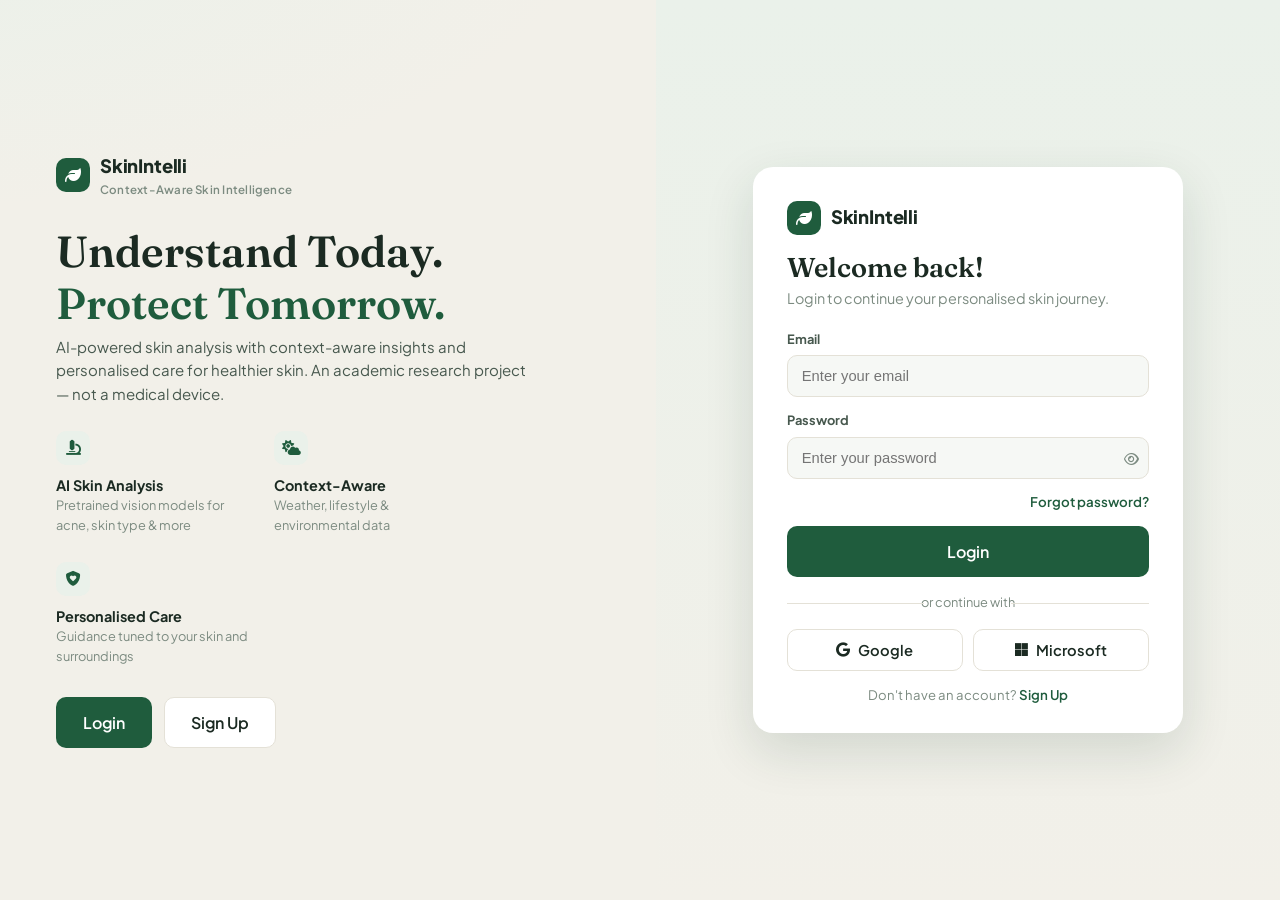
<file: frontend/index.html>
<!DOCTYPE html>
<html lang="en">
<head>
  <meta charset="UTF-8">
  <meta name="viewport" content="width=device-width, initial-scale=1.0">
  <title>SkinIntelli &mdash; Context-Aware Skin Intelligence</title>
  <meta name="description" content="AI-powered skin analysis with context-aware insights and personalised skincare guidance. Academic project — not a medical device.">
  <link rel="preconnect" href="https://fonts.googleapis.com">
  <link rel="preconnect" href="https://fonts.gstatic.com" crossorigin>
  <link href="https://fonts.googleapis.com/css2?family=Plus+Jakarta+Sans:wght@400;500;600;700;800&family=Fraunces:opsz,wght@9..144,400;9..144,500;9..144,600&display=swap" rel="stylesheet">
  <link rel="stylesheet" href="https://cdnjs.cloudflare.com/ajax/libs/font-awesome/6.5.1/css/all.min.css">
  <link rel="stylesheet" href="css/skinintelli.css?v=si15">
</head>
<body>
  <div id="root"><div class="empty" style="padding:80px"><i class="fa-solid fa-leaf"></i>Loading SkinIntelli&hellip;</div></div>
  <div class="toast-host" id="toast-host"></div>

  <script src="js/config.js?v=si15"></script>
  <script src="js/api.js?v=si15"></script>
  <script src="js/app.js?v=si15"></script>
</body>
</html>
</file>
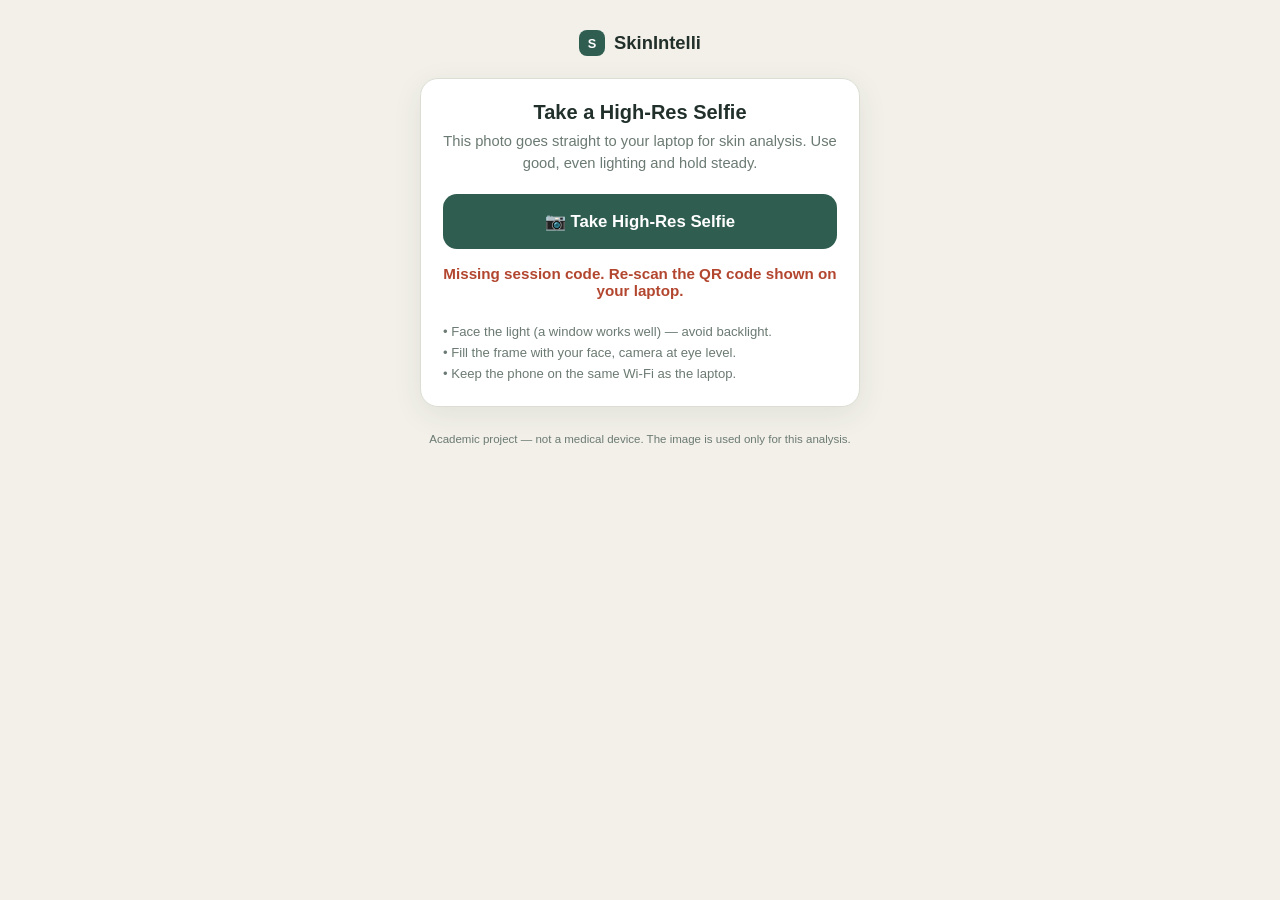
<file: frontend/mobile_capture.html>
<!DOCTYPE html>
<html lang="en">
<head>
  <meta charset="UTF-8">
  <meta name="viewport" content="width=device-width, initial-scale=1.0, viewport-fit=cover">
  <meta name="theme-color" content="#2f5d50">
  <title>SkinIntelli · Phone Capture</title>
  <style>
    :root { --sage:#2f5d50; --sage-d:#244a40; --bg:#f2f0e9; --ink:#22302b; --muted:#6b7a72; --line:#dcded4; }
    * { box-sizing:border-box; -webkit-tap-highlight-color:transparent; }
    html,body { margin:0; padding:0; }
    body {
      font-family:-apple-system,BlinkMacSystemFont,"Segoe UI",Roboto,sans-serif;
      background:var(--bg); color:var(--ink); min-height:100vh;
      display:flex; flex-direction:column; align-items:center; padding:24px 18px calc(24px + env(safe-area-inset-bottom));
    }
    .brand { display:flex; align-items:center; gap:9px; font-weight:800; font-size:1.15rem; margin:6px 0 22px; }
    .brand .dot { width:26px; height:26px; border-radius:8px; background:var(--sage); color:#fff;
      display:grid; place-items:center; font-size:.8rem; }
    .card {
      width:100%; max-width:440px; background:#fff; border:1px solid var(--line); border-radius:18px;
      padding:22px; box-shadow:0 8px 30px rgba(40,60,50,.08); text-align:center;
    }
    h1 { font-size:1.25rem; margin:0 0 6px; }
    p.sub { color:var(--muted); font-size:.92rem; margin:0 0 20px; line-height:1.5; }
    .preview { width:100%; aspect-ratio:3/4; border-radius:14px; object-fit:cover; background:#eceee6;
      border:1px solid var(--line); margin-bottom:16px; display:none; }
    button.big {
      width:100%; border:0; border-radius:14px; padding:17px 18px; font-size:1.05rem; font-weight:700;
      background:var(--sage); color:#fff; cursor:pointer; display:flex; align-items:center; justify-content:center; gap:10px;
    }
    button.big:active { background:var(--sage-d); }
    button.ghost { background:#fff; color:var(--sage); border:1.5px solid var(--sage); margin-top:10px; }
    .status { margin-top:16px; font-size:.95rem; min-height:22px; }
    .status.ok { color:var(--sage); font-weight:700; }
    .status.err { color:#b3462f; font-weight:600; }
    .spinner {
      width:18px; height:18px; border:3px solid rgba(255,255,255,.4); border-top-color:#fff;
      border-radius:50%; animation:spin .8s linear infinite; display:inline-block; vertical-align:middle;
    }
    @keyframes spin { to { transform:rotate(360deg); } }
    .tips { margin-top:22px; font-size:.82rem; color:var(--muted); line-height:1.6; text-align:left; }
    .foot { margin-top:26px; font-size:.72rem; color:var(--muted); text-align:center; }
  </style>
</head>
<body>
  <div class="brand"><span class="dot">S</span> SkinIntelli</div>
  <div class="card">
    <h1>Take a High-Res Selfie</h1>
    <p class="sub">This photo goes straight to your laptop for skin analysis. Use good, even lighting and hold steady.</p>

    <img id="preview" class="preview" alt="Your selfie">

    <button class="big" id="shoot"><span id="shoot-label">📷 Take High-Res Selfie</span></button>
    <button class="big ghost" id="retake" style="display:none">Retake</button>

    <input type="file" id="file" accept="image/*" capture="user" style="display:none">

    <div class="status" id="status"></div>

    <div class="tips">
      • Face the light (a window works well) — avoid backlight.<br>
      • Fill the frame with your face, camera at eye level.<br>
      • Keep the phone on the same Wi-Fi as the laptop.
    </div>
  </div>
  <div class="foot">Academic project — not a medical device. The image is used only for this analysis.</div>

  <script>
    (function () {
      var params = new URLSearchParams(location.search);
      var session = params.get('session');
      var fileInput = document.getElementById('file');
      var shoot = document.getElementById('shoot');
      var shootLabel = document.getElementById('shoot-label');
      var retake = document.getElementById('retake');
      var preview = document.getElementById('preview');
      var statusEl = document.getElementById('status');
      var uploaded = false;

      function setStatus(msg, kind) {
        statusEl.textContent = msg;
        statusEl.className = 'status' + (kind ? ' ' + kind : '');
      }

      if (!session) {
        shoot.disabled = true;
        setStatus('Missing session code. Re-scan the QR code shown on your laptop.', 'err');
        return;
      }

      shoot.addEventListener('click', function () { if (!uploaded) fileInput.click(); });
      retake.addEventListener('click', function () {
        uploaded = false;
        retake.style.display = 'none';
        preview.style.display = 'none';
        shoot.disabled = false;
        shootLabel.textContent = '📷 Take High-Res Selfie';
        setStatus('');
        fileInput.value = '';
      });

      fileInput.addEventListener('change', function (e) {
        var f = e.target.files && e.target.files[0];
        if (!f) return;
        var url = URL.createObjectURL(f);
        preview.src = url;
        preview.style.display = 'block';
        upload(f);
      });

      function upload(file) {
        shoot.disabled = true;
        shootLabel.innerHTML = '<span class="spinner"></span> Sending to laptop…';
        setStatus('Uploading your photo…');

        var fd = new FormData();
        fd.append('file', file, file.name || 'selfie.jpg');

        var ctrl = new AbortController();
        var to = setTimeout(function () { ctrl.abort(); }, 30000);

        fetch('/api/session/' + encodeURIComponent(session) + '/mobile-upload', {
          method: 'POST', body: fd, signal: ctrl.signal
        }).then(function (res) {
          clearTimeout(to);
          if (!res.ok) {
            return res.json().catch(function () { return {}; }).then(function (j) {
              var msg = j.detail;
              if (res.status === 404) msg = 'This link has expired. Go back to the laptop and generate a new QR code.';
              else if (res.status === 413) msg = 'That photo is too large. Try again.';
              else if (res.status === 415) msg = 'That file type is not supported — use your camera to take a JPEG photo.';
              var e = new Error(msg || ('Upload failed (' + res.status + ')'));
              e._handled = true;
              throw e;
            });
          }
          return res.json();
        }).then(function () {
          uploaded = true;
          shootLabel.textContent = '✓ Photo sent';
          retake.style.display = 'block';
          setStatus('Photo sent! Your analysis is starting on the laptop — you can put your phone down.', 'ok');
        }).catch(function (err) {
          clearTimeout(to);
          shoot.disabled = false;
          shootLabel.textContent = '📷 Try again';
          var msg = err && err._handled ? err.message
            : (err && err.name === 'AbortError')
              ? 'The upload timed out. Make sure your phone is on the same Wi-Fi as the laptop, then try again.'
              : 'Could not reach the laptop. Your phone must be on the same Wi-Fi network — check that, then try again.';
          setStatus(msg, 'err');
        });
      }
    })();
  </script>
</body>
</html>
</file>
<file: frontend/css/skinintelli.css>
/* ==========================================================================
   SkinIntelli — clinical + premium skincare design system
   Deep green primary, sage accents, soft off-white ground, rounded cards.
   Plain CSS, no build step. Desktop-first, responsive down to mobile.
   ========================================================================== */

:root {
  --bg:            #f2f0e9;
  --bg-tint:       #eef1ec;
  --surface:       #ffffff;
  --surface-soft:  #f6f8f5;
  --sage-50:       #eaf1ea;
  --sage-100:      #dbe8dd;
  --sage-200:      #c4d8c8;

  --primary:       #1f5c3d;
  --primary-600:   #2c6f4c;
  --primary-700:   #17492f;
  --primary-tint:  #e7f0e9;

  --sidebar:       #143a29;
  --sidebar-hover: #1d5038;
  --sidebar-text:  #cfe0d4;

  --text:          #1b2a22;
  --text-2:        #47584e;
  --text-muted:    #7c8b81;
  --border:        #e4e1d7;
  --border-soft:   #edeae1;

  --good:          #2c7a4d;
  --moderate:      #b9822b;
  --attention:     #b4472e;
  --info:          #3a6ea5;

  --radius:        20px;
  --radius-md:     14px;
  --radius-sm:     10px;
  --shadow-sm:     0 1px 2px rgba(20,58,41,.05), 0 1px 3px rgba(20,58,41,.06);
  --shadow:        0 6px 24px rgba(20,58,41,.08);
  --shadow-lg:     0 18px 50px rgba(20,58,41,.14);

  --ff-body: "Plus Jakarta Sans", system-ui, -apple-system, "Segoe UI", Roboto, sans-serif;
  --ff-display: "Fraunces", "Plus Jakarta Sans", Georgia, serif;

  --sidebar-w: 248px;
  --topbar-h: 76px;
  --maxw: 1360px;
}

* { box-sizing: border-box; margin: 0; padding: 0; }
html, body { height: 100%; }
body {
  font-family: var(--ff-body);
  background: var(--bg);
  color: var(--text);
  font-size: 15px;
  line-height: 1.55;
  -webkit-font-smoothing: antialiased;
  overflow-x: hidden;
}
a { color: var(--primary); text-decoration: none; }
button { font-family: inherit; cursor: pointer; }
h1, h2, h3, h4 { line-height: 1.2; color: var(--text); font-weight: 700; }
.display { font-family: var(--ff-display); font-weight: 600; letter-spacing: -0.01em; }
.muted { color: var(--text-muted); }
.hidden { display: none !important; }
:focus-visible { outline: 2px solid var(--primary-600); outline-offset: 2px; }

/* ---------- buttons ---------- */
.btn {
  display: inline-flex; align-items: center; justify-content: center; gap: 8px;
  border: 1px solid transparent; border-radius: var(--radius-sm);
  padding: 11px 20px; font-weight: 600; font-size: 0.92rem;
  transition: background .15s, box-shadow .15s, transform .05s, border-color .15s;
  white-space: nowrap;
}
.btn:active { transform: translateY(1px); }
.btn-primary { background: var(--primary); color: #fff; }
.btn-primary:hover { background: var(--primary-700); }
.btn-primary:disabled { background: var(--sage-200); color: #fff; cursor: not-allowed; }
.btn-ghost { background: var(--surface); color: var(--text); border-color: var(--border); }
.btn-ghost:hover { border-color: var(--primary-600); color: var(--primary); }
.btn-soft { background: var(--primary-tint); color: var(--primary-700); }
.btn-soft:hover { background: var(--sage-100); }
.btn-block { width: 100%; }
.btn-sm { padding: 8px 14px; font-size: 0.85rem; }
.btn-lg { padding: 14px 26px; font-size: 1rem; }
.linklike { background: none; border: none; color: var(--primary); font-weight: 600; padding: 0; }
.linklike:hover { text-decoration: underline; }

/* ---------- cards ---------- */
.card {
  background: var(--surface);
  border: 1px solid var(--border-soft);
  border-radius: var(--radius);
  box-shadow: var(--shadow-sm);
}
.card-pad { padding: 22px 24px; }
.card h3 { font-size: 1rem; letter-spacing: .01em; }
.card-title-row { display: flex; align-items: center; justify-content: space-between; margin-bottom: 14px; }

/* ---------- badges / pills ---------- */
.pill {
  display: inline-flex; align-items: center; gap: 6px;
  font-size: 0.76rem; font-weight: 700; padding: 4px 10px; border-radius: 999px;
  background: var(--sage-50); color: var(--primary-700);
}
.pill.good { background: #e4f2e8; color: var(--good); }
.pill.moderate { background: #fbf0dd; color: var(--moderate); }
.pill.attention { background: #f7e2dc; color: var(--attention); }
.pill.neutral { background: var(--bg-tint); color: var(--text-muted); }
.pill.info { background: #e7eef7; color: var(--info); }
.pill.ai { background: var(--primary); color:#fff; }
.pill.cv { background: #e7eef7; color: var(--info); }
.pill.estimate { background: #fbf0dd; color: var(--moderate); }
.pill.na { background: var(--bg-tint); color: var(--text-muted); }

/* ======================================================================
   AUTH / LANDING
   ====================================================================== */
.auth-wrap {
  min-height: 100vh; display: grid; grid-template-columns: 1.05fr 1fr;
  background:
    radial-gradient(1200px 500px at -10% -10%, var(--sage-50), transparent 60%),
    var(--bg);
}
.auth-left {
  padding: 54px 56px; display: flex; flex-direction: column; justify-content: center;
  position: relative; overflow: hidden;
}
.auth-right {
  padding: 40px; display: flex; align-items: center; justify-content: center;
  background: linear-gradient(180deg, var(--sage-50), var(--bg));
}
.brand { display: flex; align-items: center; gap: 10px; }
.brand-mark {
  width: 34px; height: 34px; border-radius: 10px; display: grid; place-items: center;
  background: var(--primary); color: #fff; font-size: 1rem;
}
.brand-name { font-weight: 800; font-size: 1.15rem; letter-spacing: -0.01em; }
.brand-sub { font-size: 0.72rem; color: var(--text-muted); font-weight: 600; letter-spacing: .02em; }

.auth-hero-h1 { font-family: var(--ff-display); font-size: clamp(2.1rem, 3.4vw, 3rem); font-weight: 600; margin: 26px 0 6px; }
.auth-hero-h1 .accent { color: var(--primary); display: block; }
.auth-hero-p { color: var(--text-2); max-width: 30rem; margin-bottom: 26px; }
.auth-features { display: flex; gap: 26px; flex-wrap: wrap; margin-bottom: 30px; }
.auth-feature { max-width: 12rem; }
.auth-feature .fi { width: 34px; height: 34px; border-radius: 10px; background: var(--sage-50);
  color: var(--primary); display: grid; place-items: center; margin-bottom: 8px; }
.auth-feature b { font-size: 0.9rem; }
.auth-feature span { display: block; font-size: 0.8rem; color: var(--text-muted); }
.auth-cta-row { display: flex; gap: 12px; }

.auth-card {
  background: var(--surface); border-radius: var(--radius); box-shadow: var(--shadow-lg);
  padding: 34px 34px 28px; width: min(430px, 100%);
}
.auth-card h2 { font-family: var(--ff-display); font-weight: 600; font-size: 1.7rem; }
.auth-card .sub { color: var(--text-muted); font-size: 0.9rem; margin: 4px 0 20px; }
.field { margin-bottom: 14px; }
.field label { display: block; font-size: 0.8rem; font-weight: 700; margin-bottom: 6px; color: var(--text-2); }
.field .input-wrap { position: relative; }
.field input, .field select {
  width: 100%; padding: 12px 14px; border: 1px solid var(--border); border-radius: var(--radius-sm);
  font-size: 0.92rem; background: var(--surface-soft); color: var(--text);
}
.field input:focus, .field select:focus { border-color: var(--primary-600); background: #fff; outline: none; }
.field .toggle-eye {
  position: absolute; right: 10px; top: 50%; transform: translateY(-50%);
  background: none; border: none; color: var(--text-muted);
}
.form-row { display: flex; justify-content: space-between; align-items: center; margin: 4px 0 16px; }
.divider-or { text-align: center; color: var(--text-muted); font-size: 0.8rem; margin: 16px 0; position: relative; }
.divider-or::before, .divider-or::after {
  content: ""; position: absolute; top: 50%; width: 38%; height: 1px; background: var(--border); }
.divider-or::before { left: 0; } .divider-or::after { right: 0; }
.oauth-row { display: flex; gap: 10px; }
.oauth-row .btn { flex: 1; }
.form-error { background: #f7e2dc; color: var(--attention); border-radius: var(--radius-sm);
  padding: 9px 12px; font-size: 0.85rem; margin-bottom: 12px; }
.form-note { color: var(--text-muted); font-size: 0.82rem; text-align: center; margin-top: 14px; }
.auth-side-graphic { text-align: center; max-width: 20rem; }
.auth-side-graphic .ring { width: 150px; height: 150px; border-radius: 50%; margin: 0 auto 18px;
  background: var(--sage-50); display: grid; place-items: center; color: var(--primary); font-size: 2.4rem;
  border: 1px solid var(--sage-200); }
.auth-side-graphic h3 { font-family: var(--ff-display); font-weight: 600; font-size: 1.3rem; }
.auth-side-graphic p { color: var(--text-2); font-size: 0.88rem; margin-top: 8px; }

/* ======================================================================
   APP SHELL (sidebar + topbar + view)
   ====================================================================== */
.app-shell { display: grid; grid-template-columns: var(--sidebar-w) 1fr; min-height: 100vh; }
.sidebar {
  background: var(--sidebar); color: var(--sidebar-text); padding: 22px 16px;
  display: flex; flex-direction: column; gap: 6px; position: sticky; top: 0; height: 100vh;
}
.sidebar .brand { color: #fff; padding: 6px 8px 18px; }
.sidebar .brand .brand-name { color: #fff; }
.sidebar .brand .brand-sub { color: var(--sage-200); }
.nav-item {
  display: flex; align-items: center; gap: 12px; padding: 11px 12px; border-radius: var(--radius-sm);
  color: var(--sidebar-text); font-weight: 600; font-size: 0.92rem; border: none; background: none; width: 100%; text-align: left;
}
.nav-item i { width: 18px; text-align: center; opacity: .9; }
.nav-item:hover { background: var(--sidebar-hover); color: #fff; }
.nav-item.active { background: var(--primary-600); color: #fff; }
.nav-sep { height: 1px; background: rgba(255,255,255,.1); margin: 10px 8px; }
.nav-spacer { flex: 1; }

.app-main { display: flex; flex-direction: column; min-width: 0; }
.topbar {
  height: var(--topbar-h); display: flex; align-items: center; justify-content: space-between;
  padding: 0 32px; gap: 20px; border-bottom: 1px solid var(--border-soft); background: var(--bg);
  position: sticky; top: 0; z-index: 20;
}
.topbar-greeting b { font-size: 1.05rem; }
.topbar-greeting span { display: block; font-size: 0.83rem; color: var(--text-muted); }
.topbar-right { display: flex; align-items: center; gap: 14px; }
.weather-chip {
  display: flex; align-items: center; gap: 10px; background: var(--surface); border: 1px solid var(--border-soft);
  border-radius: 999px; padding: 7px 14px; box-shadow: var(--shadow-sm); font-size: 0.82rem;
}
.weather-chip .temp { font-weight: 800; font-size: 1rem; }
.weather-chip .wmeta { color: var(--text-muted); line-height: 1.2; }
.user-chip {
  display: flex; align-items: center; gap: 9px; background: var(--surface); border: 1px solid var(--border-soft);
  border-radius: 999px; padding: 5px 12px 5px 5px; box-shadow: var(--shadow-sm); font-weight: 700; font-size: 0.88rem;
}
.avatar {
  width: 30px; height: 30px; border-radius: 50%; background: var(--primary); color: #fff;
  display: grid; place-items: center; font-size: 0.82rem; font-weight: 800;
}

.view { padding: 26px 32px 48px; max-width: var(--maxw); width: 100%; }
.view-head { margin-bottom: 18px; }
.view-head h1 { font-family: var(--ff-display); font-weight: 600; font-size: 1.7rem; }
.view-head p { color: var(--text-muted); }

/* dashboard grids */
.grid-4 { display: grid; grid-template-columns: repeat(4, 1fr); gap: 18px; }
.grid-3 { display: grid; grid-template-columns: repeat(3, 1fr); gap: 18px; }
.grid-2 { display: grid; grid-template-columns: repeat(2, 1fr); gap: 18px; }
.stack { display: flex; flex-direction: column; gap: 18px; }
.mt-18 { margin-top: 18px; }

/* SHI gauge */
.shi { text-align: center; }
.shi-gauge { position: relative; width: 168px; height: 168px; margin: 6px auto 4px; }
.shi-gauge svg { transform: rotate(-90deg); width: 100%; height: 100%; }
.shi-gauge .val { position: absolute; inset: 0; display: flex; flex-direction: column; align-items: center; justify-content: center; }
.shi-gauge .val b { font-family: var(--ff-display); font-size: 2.6rem; font-weight: 600; line-height: 1; }
.shi-gauge .val small { color: var(--text-muted); font-size: 0.78rem; }
.shi .band { font-weight: 800; margin-top: 2px; }
.shi .band.excellent, .shi .band.good { color: var(--good); }
.shi .band.fair { color: var(--moderate); }
.shi .band.needs_attention { color: var(--attention); }
.shi .band.not_enough_data { color: var(--text-muted); }
.shi .hint { color: var(--text-2); font-size: 0.85rem; margin-top: 8px; }

/* concern / condition rows */
.crow { display: flex; align-items: center; justify-content: space-between; gap: 10px;
  padding: 11px 0; border-bottom: 1px solid var(--border-soft); }
.crow:last-child { border-bottom: none; }
.crow .cname { display: flex; align-items: center; gap: 10px; font-weight: 600; }
.crow .cname i { width: 20px; text-align: center; color: var(--primary); }
.crow .cright { display: flex; align-items: center; gap: 10px; }

/* env list */
.env-row { display: flex; align-items: center; justify-content: space-between; padding: 10px 0;
  border-bottom: 1px solid var(--border-soft); font-size: 0.92rem; }
.env-row:last-child { border-bottom: none; }
.env-row .el { display: flex; align-items: center; gap: 10px; color: var(--text-2); }
.env-row .el i { width: 18px; text-align: center; color: var(--primary); }
.env-row .ev { font-weight: 700; }
.env-row .ev.unknown { color: var(--text-muted); font-weight: 600; }

/* daily tip */
.tip-card { background: var(--sage-50); border-color: var(--sage-100); }
.tip-card .tip-ico { font-size: 1.8rem; text-align: center; margin-bottom: 8px; }
.tip-card h4 { text-align: center; font-family: var(--ff-display); font-weight: 600; }
.tip-card p { text-align: center; color: var(--text-2); font-size: 0.88rem; margin-top: 6px; }

/* quick actions */
.qa-grid { display: grid; grid-template-columns: repeat(4, 1fr); gap: 14px; }
.qa {
  background: var(--surface-soft); border: 1px solid var(--border-soft); border-radius: var(--radius-md);
  padding: 18px 16px; text-align: left; transition: border-color .15s, background .15s, transform .05s;
}
.qa:hover { border-color: var(--primary-600); background: #fff; }
.qa i { font-size: 1.15rem; color: var(--primary); }
.qa b { display: block; margin-top: 10px; font-size: 0.92rem; }
.qa span { display: block; color: var(--text-muted); font-size: 0.8rem; margin-top: 3px; }

/* recent scans / history */
.scan-strip { display: grid; grid-template-columns: repeat(4, 1fr); gap: 12px; }
.scan-thumb {
  background: var(--surface-soft); border: 1px solid var(--border-soft); border-radius: var(--radius-md);
  overflow: hidden; text-align: left; transition: border-color .15s;
}
.scan-thumb:hover { border-color: var(--primary-600); }
.scan-thumb .imgbox { aspect-ratio: 1 / 1; background: var(--sage-50); overflow: hidden; }
.scan-thumb .imgbox img { width: 100%; height: 100%; object-fit: cover; }
.scan-thumb .meta { padding: 10px 12px; }
.scan-thumb .meta .d { font-weight: 700; font-size: 0.82rem; }
.scan-thumb .meta .t { color: var(--text-muted); font-size: 0.76rem; }

.hist-list { display: flex; flex-direction: column; }
.hist-row {
  display: grid; grid-template-columns: 64px 1fr auto auto; gap: 16px; align-items: center;
  padding: 14px 4px; border-bottom: 1px solid var(--border-soft);
}
.hist-row:last-child { border-bottom: none; }
.hist-row .hthumb { width: 64px; height: 64px; border-radius: 12px; object-fit: cover; background: var(--sage-50); }
.hist-row .hmain b { display: block; }
.hist-row .hmain span { color: var(--text-muted); font-size: 0.82rem; }
.hist-row .hscore { text-align: center; }
.hist-row .hscore b { font-family: var(--ff-display); font-size: 1.35rem; font-weight: 600; }
.hist-row .hscore span { display: block; font-size: 0.72rem; color: var(--text-muted); }

/* scan screen */
.scan-layout { display: grid; grid-template-columns: 1.3fr 1fr; gap: 20px; align-items: start; }
.capture-stage {
  position: relative; aspect-ratio: 4 / 3; background: #12241c; border-radius: var(--radius);
  overflow: hidden; display: grid; place-items: center;
}
.capture-stage video, .capture-stage img, .capture-stage canvas { width: 100%; height: 100%; object-fit: cover; }
.capture-stage .placeholder { color: rgba(255,255,255,.7); text-align: center; padding: 24px; }
.face-guide {
  position: absolute; inset: 0; pointer-events: none;
  background: radial-gradient(ellipse 34% 46% at 50% 46%, transparent 60%, rgba(0,0,0,.35) 61%);
}
.face-guide::after {
  content: ""; position: absolute; left: 50%; top: 46%; width: 34%; aspect-ratio: 3/4;
  transform: translate(-50%, -50%); border: 2px dashed rgba(255,255,255,.55); border-radius: 50%;
}
.quality-bar {
  display: flex; align-items: center; gap: 8px; font-size: 0.84rem; font-weight: 600;
  padding: 9px 12px; border-radius: var(--radius-sm); margin-top: 12px;
}
.quality-bar.good { background: #e4f2e8; color: var(--good); }
.quality-bar.warn { background: #fbf0dd; color: var(--moderate); }
.quality-bar.bad { background: #f7e2dc; color: var(--attention); }
.scan-controls { display: flex; flex-wrap: wrap; gap: 10px; margin-top: 12px; }
.scan-status { margin-top: 10px; font-size: 0.86rem; color: var(--text-2); min-height: 1.3em; }
.spinner {
  width: 15px; height: 15px; border: 2px solid rgba(255,255,255,.4); border-top-color: #fff;
  border-radius: 50%; display: inline-block; animation: spin .7s linear infinite;
}
@keyframes spin { to { transform: rotate(360deg); } }

/* env picker */
.env-modes { display: flex; gap: 8px; margin-bottom: 12px; flex-wrap: wrap; }
.env-mode-btn { border: 1px solid var(--border); background: var(--surface); border-radius: 999px;
  padding: 7px 14px; font-size: 0.82rem; font-weight: 600; color: var(--text-2); }
.env-mode-btn.active { background: var(--primary); color: #fff; border-color: var(--primary); }

/* results / analysis */
/* --- multi-layer image inspector --- */
.insp-stage { position: relative; width: 100%; border-radius: var(--radius-md); overflow: hidden;
  background: var(--surface-soft); border: 1px solid var(--border-soft); line-height: 0;
  display: flex; justify-content: center; }
.insp-base { display: block; width: 100%; height: auto; }             /* true aspect ratio */
.insp-layer { position: absolute; inset: 0; width: 100%; height: 100%; object-fit: contain;
  transition: opacity .18s ease; pointer-events: none; }
.insp-layer.loading { filter: blur(1px) saturate(.8); }
.insp-status { position: absolute; left: 8px; bottom: 8px; z-index: 2; line-height: 1.3;
  font-size: .76rem; color: #fff; background: rgba(20,42,29,.72); padding: 5px 9px; border-radius: 7px; }
.insp-status.err { background: rgba(150,50,30,.82); font-weight: 600; }
.insp-expand { width: 30px; height: 30px; border-radius: 8px; border: 1px solid var(--border);
  background: var(--surface-soft); color: var(--text-2); cursor: pointer; display: inline-grid; place-items: center;
  font-size: .82rem; }
.insp-expand:hover { background: var(--primary); color: #fff; border-color: var(--primary); }
.layer-btns { display: flex; gap: 6px; margin-top: 12px; flex-wrap: wrap; }
.layer-btns .lb { flex: 1; min-width: 96px; border: 1px solid var(--border); background: var(--surface-soft);
  color: var(--text-2); border-radius: var(--radius-sm); padding: 8px 6px; font-size: .8rem; font-weight: 600;
  cursor: pointer; display: inline-flex; align-items: center; justify-content: center; gap: 6px; }
.layer-btns .lb.active { background: var(--primary); color: #fff; border-color: var(--primary); }
.insp-sub { margin-top: 10px; padding: 10px 12px; background: var(--surface-soft);
  border: 1px solid var(--border-soft); border-radius: var(--radius-sm); font-size: .82rem; }
.insp-heads { display: flex; gap: 8px; margin-bottom: 10px; }
.insp-heads .hpill { border: 1px solid var(--border); background: var(--surface); color: var(--text-2);
  border-radius: 999px; padding: 5px 14px; font-size: .8rem; font-weight: 600; cursor: pointer; }
.insp-heads .hpill.active { background: var(--primary); color: #fff; border-color: var(--primary); }
.insp-blend { display: flex; align-items: center; gap: 8px; font-weight: 600; color: var(--text-2); }
.insp-blend input[type=range] { flex: 1; accent-color: var(--primary); }
.insp-tip { margin: 9px 0 0; font-size: .76rem; color: var(--text-muted); line-height: 1.5; }
.insp-tip i { color: var(--info); margin-right: 4px; }
.zones-legend { display: flex; flex-direction: column; gap: 6px; color: var(--text-2); }
.zones-legend span { display: flex; align-items: center; gap: 8px; }
.zones-legend .zdot { width: 12px; height: 12px; border-radius: 3px; display: inline-block; flex: none; }

/* enlarged inspector modal -- the base fills the stage width (as inline), just
   taller, so the object-fit:contain overlay still lines up 1:1 */
.si-modal.xl { max-width: min(94vw, 820px); }
.si-imod-body { padding: 16px 20px; }
.si-imod .inspector-big .insp-stage { background: #12241c; align-items: center; min-height: 260px; }
.si-imod .inspector-big .insp-base { width: 100%; height: auto; max-height: 64vh; object-fit: contain; }
.si-imod .inspector-big .layer-btns .lb { padding: 10px 8px; font-size: .86rem; }
.si-imod .inspector-big .insp-sub { font-size: .86rem; }
@media (max-width: 560px) { .si-imod .inspector-big .insp-base { max-height: 48vh; } }

/* --- explainable-AI "why your score" card --- */
.xai-card .xai-lead { font-size: .92rem; color: var(--text-2); margin: 2px 0 14px; line-height: 1.5; }
.xai-drivers { list-style: none; margin: 0; padding: 0; display: flex; flex-direction: column; gap: 10px; }
.xai-drivers li { border: 1px solid var(--border-soft); border-radius: var(--radius-sm); padding: 10px 12px;
  background: var(--surface-soft); }
.xai-dh { display: flex; align-items: center; gap: 8px; flex-wrap: wrap; }
.xai-share { font-size: .78rem; color: var(--text-muted); font-weight: 600; }
.xai-rat { font-size: .84rem; color: var(--text-2); line-height: 1.5; margin-top: 5px; }
.xai-obs-list { display: flex; flex-direction: column; gap: 8px; }
.xai-obs { font-size: .84rem; line-height: 1.5; }
.xai-obs b { display: block; color: var(--text); margin-bottom: 1px; }
.xai-obs span { color: var(--text-2); }
.xai-formula { margin-top: 14px; font-size: .84rem; }
.xai-formula summary { cursor: pointer; color: var(--primary); font-weight: 600; }

/* --- safety banner + barrier recovery + structured routine --- */
.safety-banner { border: 1px solid #eccdbb; background: #fbf3ec; }
.safety-banner h3 i { color: var(--moderate); }
.safety-list { list-style: none; margin: 4px 0 0; padding: 0; display: flex; flex-direction: column; gap: 8px; }
.safety-list li { font-size: .85rem; line-height: 1.5; color: var(--text-2);
  padding: 8px 10px; border-radius: 8px; background: #fff; border: 1px solid #f0ddce; }
.safety-list li.sf-high { border-left: 3px solid var(--moderate); }
.safety-list li b { color: #8a4a1e; }
.barrier-card { border: 1px solid #e6c6bd; background: #fbefec; }
.barrier-card h3 i { color: var(--attention); }
.spf-note h3 i { color: var(--moderate); }
.ractives { display: flex; flex-wrap: wrap; gap: 5px; margin-top: 6px; }
.ractive { font-size: .74rem; font-weight: 600; padding: 2px 8px; border-radius: 999px;
  background: var(--primary-tint); color: var(--primary-700); }

.trend-card .trend-svg { width: 100%; height: auto; display: block; margin-top: 6px; overflow: visible; }
.tg-grid { stroke: var(--border-soft); stroke-width: 1; }
.tg-line { fill: none; stroke-width: 2.5; stroke-linejoin: round; stroke-linecap: round; }
.tg-dot { stroke: var(--surface); stroke-width: 1.5; }
.tg-ylab { fill: var(--text-muted); font-size: 11px; text-anchor: end; }
.tg-xlab { fill: var(--text-muted); font-size: 11px; }
.cond-grid { display: grid; grid-template-columns: repeat(auto-fill, minmax(210px, 1fr)); gap: 12px; }
.cond-card { border: 1px solid var(--border-soft); border-radius: var(--radius-md); padding: 14px 16px; background: var(--surface); }
.cond-card.na { opacity: .72; background: var(--surface-soft); }
.cond-card .ch { display: flex; align-items: center; justify-content: space-between; gap: 8px; }
.cond-card .cn { font-weight: 700; font-size: 0.94rem; }
.cond-card .cl { font-size: 0.82rem; color: var(--text-2); margin-top: 8px; line-height: 1.4; }
.cond-card .cbar-wrap { display: flex; align-items: center; gap: 10px; margin-top: 10px; }
.cond-card .cbar { flex: 1; height: 6px; border-radius: 3px; background: var(--bg-tint); overflow: hidden; }
.cond-card .cbar span { display: block; height: 100%; background: var(--primary); }
.cond-card.est .cbar span { background: var(--moderate); }
.cond-card.cv .cbar span { background: var(--info); }
.cond-card .cbar-num { font-weight: 800; font-size: .84rem; color: var(--text); font-variant-numeric: tabular-nums;
  min-width: 44px; text-align: right; }
.cond-card .cbar-num small { font-weight: 600; font-size: .68rem; color: var(--text-muted); }
.cond-card .cbar-num.attention { color: var(--attention); }
.cond-card .cbar-num.moderate { color: var(--moderate); }
.cond-card .cbar-num.good { color: var(--good); }
.cond-card .cmeta { font-size: 0.72rem; color: var(--text-muted); margin-top: 8px; font-style: italic; }
.crow .cright .score-chip { font-variant-numeric: tabular-nums; font-weight: 800; }

/* routine / plan */
.routine-col h4 { font-family: var(--ff-display); font-weight: 600; margin-bottom: 10px; }
.step {
  display: flex; align-items: flex-start; gap: 12px; padding: 12px 14px; border-radius: var(--radius-md);
  background: var(--surface-soft); border: 1px solid var(--border-soft); margin-bottom: 10px;
}
.step .sx {
  width: 26px; height: 26px; border-radius: 8px; background: var(--primary-tint); color: var(--primary-700);
  display: grid; place-items: center; font-weight: 800; font-size: 0.82rem; flex-shrink: 0;
}
.step .sbody b { font-size: 0.9rem; }
.step .sbody span { display: block; font-size: 0.82rem; color: var(--text-muted); }
.step .schk { margin-left: auto; }
.step.done { background: #e4f2e8; border-color: #cde6d5; }
.progress-track { height: 8px; background: var(--bg-tint); border-radius: 4px; overflow: hidden; }
.progress-track span { display: block; height: 100%; background: var(--primary); }

/* product cards */
.prod-grid { display: grid; grid-template-columns: repeat(auto-fill, minmax(240px, 1fr)); gap: 16px; }
.prod-card { border: 1px solid var(--border-soft); border-radius: var(--radius-md); padding: 18px; background: var(--surface); }
.prod-card .pico { width: 42px; height: 42px; border-radius: 12px; background: var(--sage-50); color: var(--primary);
  display: grid; place-items: center; font-size: 1.1rem; }
.prod-card b { display: block; margin-top: 12px; }
.prod-card .ptype { color: var(--text-muted); font-size: 0.8rem; }
.prod-card .pwhy { font-size: 0.82rem; color: var(--text-2); margin-top: 8px; }

/* profile / settings */
.kv { display: grid; grid-template-columns: 180px 1fr; gap: 10px 16px; }
.kv dt { color: var(--text-muted); font-size: 0.86rem; }
.kv dd { font-weight: 600; }
.setting-row { display: flex; align-items: center; justify-content: space-between; padding: 14px 0; border-bottom: 1px solid var(--border-soft); }
.setting-row:last-child { border-bottom: none; }
.switch { position: relative; width: 44px; height: 24px; }
.switch input { opacity: 0; width: 0; height: 0; }
.switch .track { position: absolute; inset: 0; background: var(--border); border-radius: 999px; transition: .15s; }
.switch .track::before { content: ""; position: absolute; left: 3px; top: 3px; width: 18px; height: 18px; background: #fff; border-radius: 50%; transition: .15s; }
.switch input:checked + .track { background: var(--primary); }
.switch input:checked + .track::before { transform: translateX(20px); }

/* toast */
.toast-host { position: fixed; right: 20px; bottom: 20px; z-index: 999; display: flex; flex-direction: column; gap: 10px; }
.toast {
  background: var(--surface); border: 1px solid var(--border); border-left: 4px solid var(--primary);
  border-radius: var(--radius-sm); box-shadow: var(--shadow); padding: 12px 16px; max-width: 340px; font-size: 0.88rem;
}
.toast.err { border-left-color: var(--attention); }
.toast.warn { border-left-color: var(--moderate); }

/* loading overlay */
.analyzing {
  position: fixed; inset: 0; background: rgba(242,240,233,.85); backdrop-filter: blur(3px);
  display: grid; place-items: center; z-index: 500;
}
.analyzing .box { text-align: center; }
.analyzing .ring2 { width: 60px; height: 60px; border: 4px solid var(--sage-200); border-top-color: var(--primary);
  border-radius: 50%; margin: 0 auto 16px; animation: spin .8s linear infinite; }

.legend { display: flex; gap: 14px; flex-wrap: wrap; font-size: 0.78rem; color: var(--text-muted); margin-top: 12px; }
.legend .li { display: flex; align-items: center; gap: 6px; }

.empty { text-align: center; color: var(--text-muted); padding: 40px 20px; }
.empty i { font-size: 1.8rem; margin-bottom: 10px; display: block; color: var(--sage-200); }

/* ---------- responsive ---------- */
@media (max-width: 1200px) {
  .grid-4 { grid-template-columns: repeat(2, 1fr); }
  .qa-grid, .scan-strip { grid-template-columns: repeat(2, 1fr); }
}
@media (max-width: 1000px) {
  .auth-wrap { grid-template-columns: 1fr; }
  .auth-right { display: none; }
  .scan-layout { grid-template-columns: 1fr; }
  .grid-3, .grid-2 { grid-template-columns: 1fr; }
}
@media (max-width: 820px) {
  :root { --sidebar-w: 0px; }
  .app-shell { grid-template-columns: 1fr; }
  .sidebar {
    position: fixed; left: 0; top: 0; bottom: 0; width: 250px; z-index: 60;
    transform: translateX(-100%); transition: transform .2s; height: 100vh;
  }
  .sidebar.open { transform: translateX(0); }
  .scrim { position: fixed; inset: 0; background: rgba(0,0,0,.35); z-index: 55; }
  .menu-btn { display: inline-grid !important; }
  .topbar { padding: 0 16px; }
  .view { padding: 18px 16px 40px; }
  .grid-4 { grid-template-columns: 1fr; }
  .weather-chip .wmeta { display: none; }
}
.menu-btn { display: none; width: 38px; height: 38px; border-radius: 10px; border: 1px solid var(--border);
  background: var(--surface); place-items: center; }
@media (max-width: 500px) {
  .qa-grid, .scan-strip, .cond-grid { grid-template-columns: 1fr; }
  .hist-row { grid-template-columns: 48px 1fr; }
  .hist-row .hscore, .hist-row .hact { grid-column: 2; justify-self: start; }
}

/* ==========================================================================
   Modal — quality advisory + "Use phone camera"
   ========================================================================== */
.si-modal-scrim {
  position: fixed; inset: 0; background: rgba(20,42,29,.45); backdrop-filter: blur(3px);
  display: grid; place-items: center; z-index: 600; padding: 20px;
}
.si-modal {
  background: var(--surface); border-radius: var(--radius); box-shadow: var(--shadow);
  width: 100%; max-width: 480px; max-height: 90vh; overflow-y: auto; border: 1px solid var(--border-soft);
}
.si-modal.wide { max-width: 560px; }
.si-modal-head { display: flex; align-items: center; justify-content: space-between; gap: 12px;
  padding: 18px 20px; border-bottom: 1px solid var(--border-soft); }
.si-modal-head h3 { margin: 0; font-size: 1.05rem; display: flex; align-items: center; gap: 8px; }
.si-modal-head h3 i { color: var(--moderate); }
.si-x { border: 0; background: transparent; font-size: 1.4rem; line-height: 1; color: var(--text-muted);
  cursor: pointer; padding: 0 4px; }
.si-modal-foot { display: flex; gap: 10px; justify-content: flex-end; flex-wrap: wrap;
  padding: 16px 20px; border-top: 1px solid var(--border-soft); }

.si-adv-body { display: flex; gap: 16px; padding: 20px; }
.si-adv-preview { flex: 0 0 116px; }
.si-adv-preview img { width: 116px; height: 150px; object-fit: cover; border-radius: var(--radius-md);
  border: 1px solid var(--border); }
.si-adv-noimg { width: 116px; height: 150px; border-radius: var(--radius-md); background: var(--surface-soft);
  border: 1px solid var(--border); display: grid; place-items: center; color: var(--sage-200); font-size: 1.6rem; }
.si-adv-info { flex: 1; min-width: 0; }
.si-qbadge { display: inline-block; font-weight: 700; font-size: .9rem; padding: 6px 12px; border-radius: 999px;
  background: var(--primary-tint); color: var(--primary-700); margin-bottom: 10px; }
.si-qbadge.good { background: #e4f1e7; color: var(--good); }
.si-qbadge.moderate { background: #f6ecd8; color: var(--moderate); }
.si-qbadge.attention { background: #f6e1da; color: var(--attention); }
.si-adv-note { font-size: .86rem; color: var(--text-2); margin: 0 0 8px; line-height: 1.5; }
.si-adv-msg { font-size: .82rem; color: var(--text-muted); margin: 0; line-height: 1.5; }
@media (max-width: 480px) { .si-adv-body { flex-direction: column; } .si-adv-preview, .si-adv-preview img, .si-adv-noimg { width: 100%; } .si-adv-preview img, .si-adv-noimg { height: 180px; } }

.si-tabs { display: flex; gap: 6px; padding: 12px 20px 0; }
.si-tab { flex: 1; border: 1px solid var(--border); background: var(--surface-soft); color: var(--text-2);
  padding: 9px 10px; border-radius: var(--radius-sm) var(--radius-sm) 0 0; font-size: .84rem; font-weight: 600;
  cursor: pointer; }
.si-tab.active { background: var(--surface); border-bottom-color: var(--surface); color: var(--primary); }
.si-tab-body { padding: 16px 20px 20px; }
.si-qr { display: grid; place-items: center; padding: 16px; background: var(--surface-soft);
  border-radius: var(--radius-md); margin: 6px 0 14px; }
.si-qr-img { background: #fff; padding: 10px; border-radius: 10px; border: 1px solid var(--border-soft); }
.si-qr-img img { display: block; width: 260px; height: 260px;
  image-rendering: pixelated; image-rendering: crisp-edges; }
.si-qr-url { margin-top: 10px; font-size: .74rem; color: var(--text-muted); text-align: center;
  word-break: break-all; max-width: 320px; line-height: 1.5; }
.si-qr-url a { color: var(--primary); font-weight: 600; }
.si-copy { border: 1px solid var(--border); background: var(--surface); border-radius: 6px;
  padding: 2px 7px; margin-left: 6px; cursor: pointer; color: var(--text-2); font-size: .78rem; vertical-align: middle; }
.si-ipfix { display: flex; align-items: center; gap: 8px; flex-wrap: wrap; margin-top: 12px;
  padding-top: 12px; border-top: 1px solid var(--border-soft); }
.si-ipfix label { font-size: .8rem; color: var(--text-2); font-weight: 600; }
.si-ipfix input { flex: 1; min-width: 120px; padding: 7px 10px; border: 1px solid var(--border);
  border-radius: 8px; font-size: .85rem; font-family: inherit; }
.si-qr-fallback { font-size: .84rem; text-align: center; word-break: break-all; }
.si-qr-fallback code { display: inline-block; margin-top: 6px; }
.si-steps { margin: 8px 0 0; padding-left: 20px; font-size: .86rem; color: var(--text-2); line-height: 1.7; }
.si-poll { margin-top: 12px; font-size: .84rem; }
.si-poll.ok { color: var(--good); font-weight: 600; }
.si-poll.err { color: var(--attention); font-weight: 600; }
.si-warn { margin: 8px 0 2px; display: flex; flex-direction: column; gap: 6px; }
.si-warn div { font-size: .8rem; line-height: 1.45; color: #7a3a1f; background: #f7e9e1;
  border: 1px solid #eccdbb; border-radius: 8px; padding: 8px 10px; }
.si-warn i { color: var(--attention); margin-right: 4px; }
#si-regen { margin-top: 10px; }
</file>
